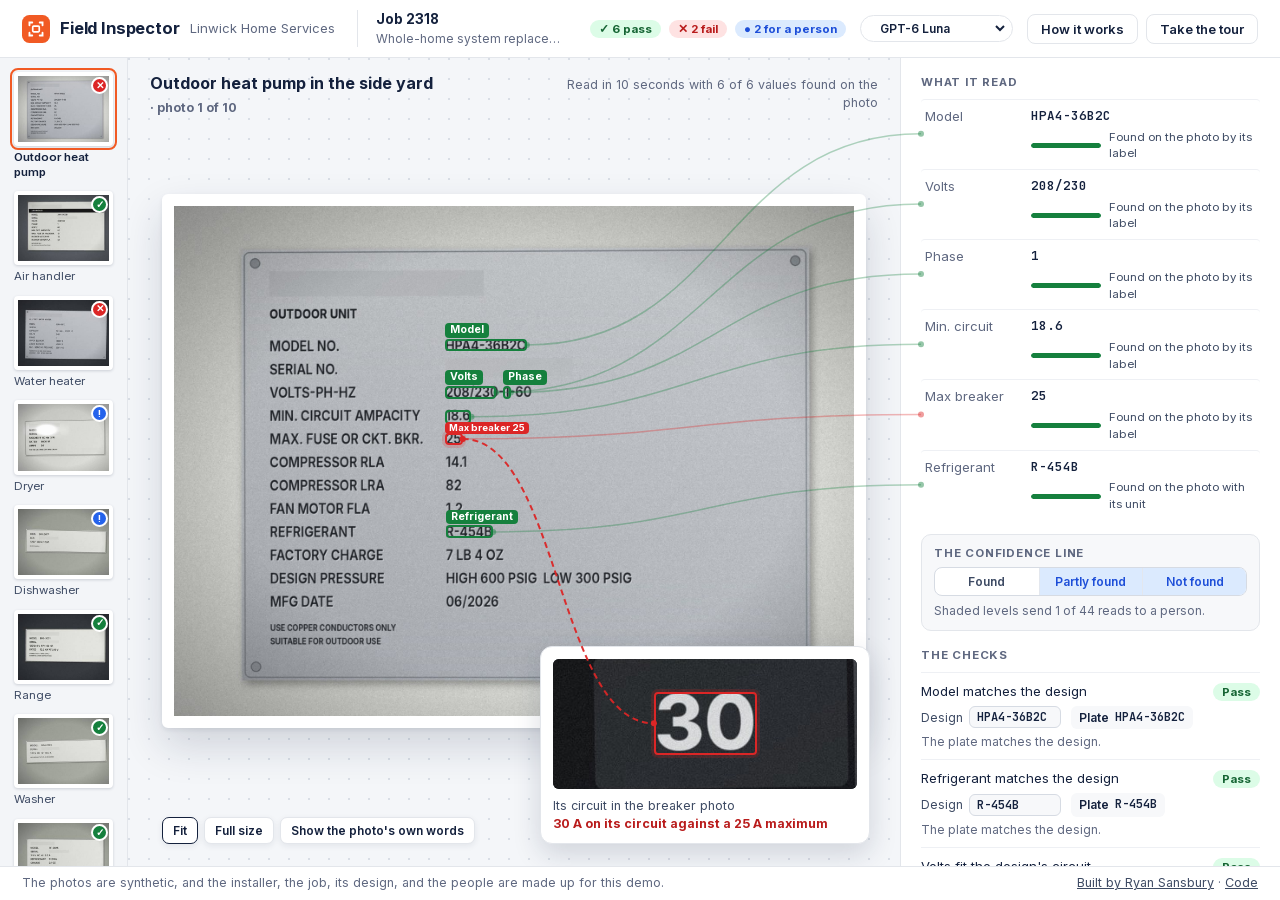
<file: site/index.html>
<!doctype html><html lang='en'><head><meta charset='utf-8'><meta name='viewport' content='width=device-width, initial-scale=1'><meta name='robots' content='index, follow'><meta name='referrer' content='no-referrer'><meta name='description' content='A technician&#x27;s nameplate photos go in, AI reads every plate, the photo&#x27;s own text confirms each value, code checks the values against the job&#x27;s design and across photos, and anything uncertain or failing goes to a person.'><link rel='canonical' href='https://www.ryansansbury.com/field-inspector/'><meta property='og:type' content='website'><meta property='og:url' content='https://www.ryansansbury.com/field-inspector/'><meta property='og:site_name' content='Ryan Sansbury'><meta property='og:title' content='Field Inspector'><meta property='og:description' content='A technician&#x27;s nameplate photos go in, AI reads every plate, the photo&#x27;s own text confirms each value, code checks the values against the job&#x27;s design and across photos, and anything uncertain or failing goes to a person.'><meta property='og:image' content='https://www.ryansansbury.com/images/share/field-inspector.png?v=1'><meta property='og:image:width' content='1600'><meta property='og:image:height' content='838'><meta property='og:image:alt' content='The job as it opens with the heat pump failing across its plate and its breaker photo'><meta name='twitter:card' content='summary_large_image'><meta name='twitter:title' content='Field Inspector'><meta name='twitter:description' content='A technician&#x27;s nameplate photos go in, AI reads every plate, the photo&#x27;s own text confirms each value, code checks the values against the job&#x27;s design and across photos, and anything uncertain or failing goes to a person.'><meta name='twitter:image' content='https://www.ryansansbury.com/images/share/field-inspector.png?v=1'><title>Field Inspector</title><link rel='icon' href='favicon.svg'><link rel='stylesheet' href='app.css'></head><body class=''><a class='skip' href='#insp'>Skip to the checks</a><header class='top' id='top'><a class='brand' href='./'><svg width="28" height="28" viewBox="0 0 30 30" aria-hidden="true"><rect width="30" height="30" rx="8" fill="#f15a24"/><path d="M8 11V8h3M19 8h3v3M22 19v3h-3M11 22H8v-3" fill="none" stroke="#fff" stroke-width="2" stroke-linecap="round"/><rect x="11.5" y="12" width="7" height="6" rx="1" fill="none" stroke="#fff" stroke-width="1.8"/></svg><b>Field Inspector</b><span>Linwick Home Services</span></a><div class='jobline' id='jobline'></div><div class='grow'></div><div class='counts' id='counts'></div><label class='picker'><span>Recorded reads</span><select id='model'></select></label><nav class='links' aria-label='Views'><button type='button' class='btn' id='open-how' data-how='How it works' data-back='Back to the job'>How it works</button><button type='button' class='btn' id='tour-start'>Take the tour</button></nav></header><p id='say' class='sr' aria-live='polite'></p><noscript><p class='noscript'>The job needs JavaScript to open, and How it works below reads fine without it.</p></noscript><main id='work' class='work'><h1 class='sr'>Field Inspector</h1><nav id='strip' class='strip' aria-label='The job&#x27;s photos'></nav><section id='stage' class='stage'><div class='cap'><b id='cap-title'></b><span id='cap-note'></span></div><div id='table' class='desk'><div id='print' class='print'><img id='photo' alt='' decoding='async'><div id='ownwords' class='ownwords' hidden></div><div id='boxes' class='boxes'></div></div></div><div class='zoomtools' id='zoomtools'><button type='button' data-zoom='fit'></button><button type='button' data-zoom='full'></button><button type='button' id='own-words'></button></div><div id='inset' class='insetcard' hidden><div class='mini' id='mini'><img id='mini-photo' alt='' decoding='async'><div id='mini-boxes' class='boxes'></div></div><p class='t' id='inset-title'></p><p class='s' id='inset-status'></p></div></section><aside id='insp' class='insp' tabindex='-1'><h2 id='h-reads'></h2><div id='reads'></div><div class='line' id='line'><h2 id='h-line'></h2><div class='seg' id='seg' role='radiogroup' aria-labelledby='h-line'></div><p class='note' id='line-note'></p></div><h2 id='h-checks'></h2><div id='checks'></div><div class='queue'><h2 id='h-queue'></h2><div id='queue'></div></div><p class='resetrow'><button type='button' class='link' id='open-log'>Audit log</button><button type='button' class='link' id='reset'></button></p><div class='foot-in'><p>The photos are synthetic, and the installer, the job, its design, and the people are made up for this demo.</p><p><a href='https://www.ryansansbury.com/'>Built by Ryan Sansbury</a> · <a href='https://github.com/ryansansbury/field_inspector'>Code</a></p></div></aside><svg id='threads' class='threads' aria-hidden='true'></svg></main><section id='how' class='how' hidden><div class='wrap'><h2>How it works</h2><p class='lead'>A technician photographs every nameplate on an install, and this page checks those photos the way a quality desk would before the job closes out. AI reads each plate, the photo&#x27;s own text confirms each value, code checks every value against the design and across photos, and a person sees only what&#x27;s uncertain or failing and settles each one in the queue.</p><h3>What&#x27;s AI, what&#x27;s code, and what&#x27;s a person</h3><div class='scroll'><table class='tbl map'><thead><tr><th scope='col'>Who</th><th scope='col'>What it does</th><th scope='col'>How it&#x27;s checked</th></tr></thead><tbody><tr><td data-label='Who'>AI</td><td data-label='What it does'>Reading each plate&#x27;s fields from the photo</td><td data-label='How it&#x27;s checked'>Scored field by field against the answer key</td></tr><tr><td data-label='Who'>Code</td><td data-label='What it does'>Finding the words on the photo and their boxes on the owner&#x27;s Mac</td><td data-label='How it&#x27;s checked'>Its words are stored with each photo</td></tr><tr><td data-label='Who'>Code</td><td data-label='What it does'>Confirming each read by the photo&#x27;s own text near its label</td><td data-label='How it&#x27;s checked'>Found, partly found, or not found</td></tr><tr><td data-label='Who'>Code</td><td data-label='What it does'>Comparing each value with the design and with the other photos</td><td data-label='How it&#x27;s checked'>Unit tests and parity tests against the page&#x27;s copy of the rules</td></tr><tr><td data-label='Who'>Code</td><td data-label='What it does'>Sending reads to a person from the confidence line</td><td data-label='How it&#x27;s checked'>Scored as errors caught against reads sent</td></tr><tr><td data-label='Who'>A person</td><td data-label='What it does'>Settling what&#x27;s uncertain and deciding what&#x27;s failing</td><td data-label='How it&#x27;s checked'>The queue and the audit log</td></tr></tbody></table></div><h3>From the camera to the person</h3><ol class='pipe'><li>Code draws each plate and photographs it straight on and then once or twice more at an angle, in glare, or in dim light.</li><li>Every photo is saved with no metadata at all, and flat patches stand where a maker&#x27;s name and a serial would be masked.</li><li>The answer key comes from the same file that drew the plates, and every value in it is exactly what its photo shows.</li><li>The Mac&#x27;s own text recognition finds every word on the masked photo with its box, and nothing leaves the machine.</li><li>Each model reads the photo once into fixed fields with each value&#x27;s label and a rough box, and it never sees the design.</li><li>Code looks for each value among the recognized words and checks that it sits by its own label.</li><li>Code runs the installer&#x27;s rules on every value and across photos, and anything uncertain or failing goes to a person.</li></ol><h3>The photos and their privacy</h3><p>Every plate is made up, and no real maker, serial, or place appears on any photo. Scripts already in the code would rebuild a client&#x27;s real photos from their pixels with no metadata, and a person would confirm every mask and key value before any model saw them.</p><p>The scan runs in the build and again on the public copy of the repo, and it checked 116 published image files and found 0 problems. It looks for any metadata, any photo missing from the masking log, and any word the text recognition can still read under a mask.</p><h3>How a read gets confirmed</h3><p>A read is found when its exact value is in the photo&#x27;s own words by its label or carries its own unit where a unit says enough. A value by another field&#x27;s label never counts, and a minimum circuit ampacity read as the largest breaker goes to a person. A model number one character off is only partly found. Case, spacing, and units are evened out before the comparison, and an O never turns into a 0.</p><h3>The checks in plain sentences</h3><p>These are the installer&#x27;s own design rules, and they&#x27;re kept as data and run by the same code in the build and in this page. They aren&#x27;t an inspection or an electrician&#x27;s sign-off on the work. Edit a design value beside any check on the job and it reruns on the spot.</p><ul class='rules'><li>The model on the plate matches the design or one of its approved equals.</li><li>The capacity on the plate matches the design&#x27;s.</li><li>The refrigerant on the plate matches the design&#x27;s.</li><li>Each design voltage fits a rating on the plate, and so does the phase.</li><li>The design&#x27;s breaker is no bigger than the largest the plate allows.</li><li>The design&#x27;s breaker is at least the plate&#x27;s minimum circuit ampacity.</li><li>The breaker photographed on the circuit is the one the design calls for.</li><li>The AI could read at least one value from the photo.</li></ul><h3>The scoreboard</h3><p>Each model got the same photos and saw none of the test photos until the prompt was frozen, and no AI graded its own reading.</p><div class='scroll'><table class='tbl wide'><thead><tr><th scope='col'>Model</th><th scope='col'>Fields right</th><th scope='col'>Wrong reads past the line</th><th scope='col'>Wrong verdicts that skipped the person</th><th scope='col'>Reads sent to a person</th><th scope='col'>Cost per photo</th><th scope='col'>Seconds per photo</th></tr></thead><tbody><tr><td data-label='Model'>Claude Sonnet 5.5</td><td data-label='Fields right'>99%</td><td data-label='Wrong reads past the line'>0</td><td data-label='Wrong verdicts that skipped the person'>0</td><td data-label='Reads sent to a person'>1%</td><td data-label='Cost per photo'>$0.0146</td><td data-label='Seconds per photo'>6.1</td></tr><tr><td data-label='Model'>Claude Haiku 5.5</td><td data-label='Fields right'>99%</td><td data-label='Wrong reads past the line'>0</td><td data-label='Wrong verdicts that skipped the person'>0</td><td data-label='Reads sent to a person'>1%</td><td data-label='Cost per photo'>$0.0008</td><td data-label='Seconds per photo'>4.7</td></tr><tr><td data-label='Model'>GPT-6 Luna</td><td data-label='Fields right'>99%</td><td data-label='Wrong reads past the line'>0</td><td data-label='Wrong verdicts that skipped the person'>0</td><td data-label='Reads sent to a person'>1%</td><td data-label='Cost per photo'>$0.0006</td><td data-label='Seconds per photo'>6.8</td></tr></tbody></table></div><p>The page opens on GPT-6 Luna because it&#x27;s the cheapest model that cleared every bar on the tuning photos. The rule was set before any model read a photo, and it never looks at the test photos because a lucky test score shouldn&#x27;t be what picks the model.</p><h3>By field and by shot</h3><div class='pair'><div class='scroll'><table class='tbl'><thead><tr><th scope='col'>Field</th><th scope='col'>Fields right</th><th scope='col'>Values in the key</th></tr></thead><tbody><tr><td data-label='Field'>Model</td><td data-label='Fields right'>97%</td><td data-label='Values in the key'>29</td></tr><tr><td data-label='Field'>Volts</td><td data-label='Fields right'>100%</td><td data-label='Values in the key'>29</td></tr><tr><td data-label='Field'>Phase</td><td data-label='Fields right'>100%</td><td data-label='Values in the key'>16</td></tr><tr><td data-label='Field'>Amps</td><td data-label='Fields right'>100%</td><td data-label='Values in the key'>17</td></tr><tr><td data-label='Field'>Min. circuit</td><td data-label='Fields right'>100%</td><td data-label='Values in the key'>8</td></tr><tr><td data-label='Field'>Max breaker</td><td data-label='Fields right'>100%</td><td data-label='Values in the key'>10</td></tr><tr><td data-label='Field'>Capacity</td><td data-label='Fields right'>100%</td><td data-label='Values in the key'>16</td></tr><tr><td data-label='Field'>Refrigerant</td><td data-label='Fields right'>100%</td><td data-label='Values in the key'>8</td></tr><tr><td data-label='Field'>Breaker</td><td data-label='Fields right'>100%</td><td data-label='Values in the key'>6</td></tr></tbody></table></div><div class='scroll'><table class='tbl'><thead><tr><th scope='col'>Shot</th><th scope='col'>Fields right</th><th scope='col'>Values in the key</th></tr></thead><tbody><tr><td data-label='Shot'>shot at an angle</td><td data-label='Fields right'>100%</td><td data-label='Values in the key'>38</td></tr><tr><td data-label='Shot'>shot in glare</td><td data-label='Fields right'>95%</td><td data-label='Values in the key'>20</td></tr><tr><td data-label='Shot'>shot in low light</td><td data-label='Fields right'>100%</td><td data-label='Values in the key'>20</td></tr><tr><td data-label='Shot'>shot straight on</td><td data-label='Fields right'>100%</td><td data-label='Values in the key'>61</td></tr></tbody></table></div></div><h3>Errors past the line and the person&#x27;s load</h3><p>A wrong read is dangerous only when the photo seemed to confirm it, and the table counts those at each position of the line.</p><div class='scroll'><table class='tbl wide'><thead><tr><th scope='col'>Line at</th><th scope='col'>Sent to a person</th><th scope='col'>Wrong reads caught</th><th scope='col'>Wrong reads past the line</th></tr></thead><tbody><tr><td data-label='Line at'>Only what&#x27;s not found</td><td data-label='Sent to a person'>1 (1%)</td><td data-label='Wrong reads caught'>0</td><td data-label='Wrong reads past the line'>0</td></tr><tr><td data-label='Line at'>Partly found and not found</td><td data-label='Sent to a person'>2 (1%)</td><td data-label='Wrong reads caught'>0</td><td data-label='Wrong reads past the line'>0</td></tr><tr><td data-label='Line at'>Every read</td><td data-label='Sent to a person'>139 (100%)</td><td data-label='Wrong reads caught'>0</td><td data-label='Wrong reads past the line'>0</td></tr></tbody></table></div><h3>The recorded reads</h3><p>Each read was recorded once on the owner&#x27;s machine with its prompt, tokens, cost, and time, and this page only replays them.</p><details class='more'><summary>Show all 39 recorded reads</summary><div class='scroll'><table class='tbl runs wide'><thead><tr><th scope='col'>Photo</th><th scope='col'>Model</th><th scope='col'>Recorded</th><th scope='col'>Tokens in and out</th><th scope='col'>Cost</th><th scope='col'>Seconds</th></tr></thead><tbody><tr><td data-label='Photo'>p01</td><td data-label='Model'>Claude Sonnet 5.5</td><td data-label='Recorded'>2026-11-09</td><td data-label='Tokens in and out'>3505 and 1038</td><td data-label='Cost'>$0.0174</td><td data-label='Seconds'>7.0</td></tr><tr><td data-label='Photo'>p04</td><td data-label='Model'>Claude Sonnet 5.5</td><td data-label='Recorded'>2026-11-09</td><td data-label='Tokens in and out'>3505 and 856</td><td data-label='Cost'>$0.0156</td><td data-label='Seconds'>6.1</td></tr><tr><td data-label='Photo'>p06</td><td data-label='Model'>Claude Sonnet 5.5</td><td data-label='Recorded'>2026-11-09</td><td data-label='Tokens in and out'>3505 and 379</td><td data-label='Cost'>$0.0108</td><td data-label='Seconds'>3.3</td></tr><tr><td data-label='Photo'>p08</td><td data-label='Model'>Claude Sonnet 5.5</td><td data-label='Recorded'>2026-11-09</td><td data-label='Tokens in and out'>3505 and 840</td><td data-label='Cost'>$0.0154</td><td data-label='Seconds'>7.3</td></tr><tr><td data-label='Photo'>p11</td><td data-label='Model'>Claude Sonnet 5.5</td><td data-label='Recorded'>2026-11-09</td><td data-label='Tokens in and out'>3505 and 781</td><td data-label='Cost'>$0.0148</td><td data-label='Seconds'>6.7</td></tr><tr><td data-label='Photo'>p13</td><td data-label='Model'>Claude Sonnet 5.5</td><td data-label='Recorded'>2026-11-09</td><td data-label='Tokens in and out'>3505 and 366</td><td data-label='Cost'>$0.0107</td><td data-label='Seconds'>2.9</td></tr><tr><td data-label='Photo'>p15</td><td data-label='Model'>Claude Sonnet 5.5</td><td data-label='Recorded'>2026-11-09</td><td data-label='Tokens in and out'>3505 and 338</td><td data-label='Cost'>$0.0104</td><td data-label='Seconds'>2.7</td></tr><tr><td data-label='Photo'>p17</td><td data-label='Model'>Claude Sonnet 5.5</td><td data-label='Recorded'>2026-11-09</td><td data-label='Tokens in and out'>3505 and 368</td><td data-label='Cost'>$0.0107</td><td data-label='Seconds'>3.5</td></tr><tr><td data-label='Photo'>p19</td><td data-label='Model'>Claude Sonnet 5.5</td><td data-label='Recorded'>2026-11-09</td><td data-label='Tokens in and out'>3505 and 987</td><td data-label='Cost'>$0.0169</td><td data-label='Seconds'>8.3</td></tr><tr><td data-label='Photo'>p21</td><td data-label='Model'>Claude Sonnet 5.5</td><td data-label='Recorded'>2026-11-09</td><td data-label='Tokens in and out'>3505 and 976</td><td data-label='Cost'>$0.0168</td><td data-label='Seconds'>8.6</td></tr><tr><td data-label='Photo'>p38</td><td data-label='Model'>Claude Sonnet 5.5</td><td data-label='Recorded'>2026-11-09</td><td data-label='Tokens in and out'>3505 and 581</td><td data-label='Cost'>$0.0128</td><td data-label='Seconds'>5.3</td></tr><tr><td data-label='Photo'>p40</td><td data-label='Model'>Claude Sonnet 5.5</td><td data-label='Recorded'>2026-11-09</td><td data-label='Tokens in and out'>3505 and 467</td><td data-label='Cost'>$0.0117</td><td data-label='Seconds'>4.7</td></tr><tr><td data-label='Photo'>p42</td><td data-label='Model'>Claude Sonnet 5.5</td><td data-label='Recorded'>2026-11-09</td><td data-label='Tokens in and out'>3505 and 592</td><td data-label='Cost'>$0.0129</td><td data-label='Seconds'>5.3</td></tr><tr><td data-label='Photo'>p01</td><td data-label='Model'>Claude Haiku 5.5</td><td data-label='Recorded'>2026-11-09</td><td data-label='Tokens in and out'>3505 and 1199</td><td data-label='Cost'>$0.0009</td><td data-label='Seconds'>6.7</td></tr><tr><td data-label='Photo'>p04</td><td data-label='Model'>Claude Haiku 5.5</td><td data-label='Recorded'>2026-11-09</td><td data-label='Tokens in and out'>3505 and 911</td><td data-label='Cost'>$0.0008</td><td data-label='Seconds'>3.9</td></tr><tr><td data-label='Photo'>p06</td><td data-label='Model'>Claude Haiku 5.5</td><td data-label='Recorded'>2026-11-09</td><td data-label='Tokens in and out'>3505 and 807</td><td data-label='Cost'>$0.0008</td><td data-label='Seconds'>3.6</td></tr><tr><td data-label='Photo'>p08</td><td data-label='Model'>Claude Haiku 5.5</td><td data-label='Recorded'>2026-11-09</td><td data-label='Tokens in and out'>3505 and 1078</td><td data-label='Cost'>$0.0009</td><td data-label='Seconds'>5.3</td></tr><tr><td data-label='Photo'>p11</td><td data-label='Model'>Claude Haiku 5.5</td><td data-label='Recorded'>2026-11-09</td><td data-label='Tokens in and out'>3505 and 748</td><td data-label='Cost'>$0.0007</td><td data-label='Seconds'>3.6</td></tr><tr><td data-label='Photo'>p13</td><td data-label='Model'>Claude Haiku 5.5</td><td data-label='Recorded'>2026-11-09</td><td data-label='Tokens in and out'>3505 and 844</td><td data-label='Cost'>$0.0008</td><td data-label='Seconds'>4.1</td></tr><tr><td data-label='Photo'>p15</td><td data-label='Model'>Claude Haiku 5.5</td><td data-label='Recorded'>2026-11-09</td><td data-label='Tokens in and out'>3505 and 839</td><td data-label='Cost'>$0.0008</td><td data-label='Seconds'>3.9</td></tr><tr><td data-label='Photo'>p17</td><td data-label='Model'>Claude Haiku 5.5</td><td data-label='Recorded'>2026-11-09</td><td data-label='Tokens in and out'>3505 and 900</td><td data-label='Cost'>$0.0008</td><td data-label='Seconds'>4.1</td></tr><tr><td data-label='Photo'>p19</td><td data-label='Model'>Claude Haiku 5.5</td><td data-label='Recorded'>2026-11-09</td><td data-label='Tokens in and out'>3505 and 1373</td><td data-label='Cost'>$0.0010</td><td data-label='Seconds'>5.9</td></tr><tr><td data-label='Photo'>p21</td><td data-label='Model'>Claude Haiku 5.5</td><td data-label='Recorded'>2026-11-09</td><td data-label='Tokens in and out'>3505 and 1014</td><td data-label='Cost'>$0.0009</td><td data-label='Seconds'>4.8</td></tr><tr><td data-label='Photo'>p38</td><td data-label='Model'>Claude Haiku 5.5</td><td data-label='Recorded'>2026-11-09</td><td data-label='Tokens in and out'>3505 and 679</td><td data-label='Cost'>$0.0007</td><td data-label='Seconds'>3.2</td></tr><tr><td data-label='Photo'>p40</td><td data-label='Model'>Claude Haiku 5.5</td><td data-label='Recorded'>2026-11-09</td><td data-label='Tokens in and out'>3505 and 526</td><td data-label='Cost'>$0.0006</td><td data-label='Seconds'>2.5</td></tr><tr><td data-label='Photo'>p42</td><td data-label='Model'>Claude Haiku 5.5</td><td data-label='Recorded'>2026-11-09</td><td data-label='Tokens in and out'>3505 and 734</td><td data-label='Cost'>$0.0007</td><td data-label='Seconds'>4.0</td></tr><tr><td data-label='Photo'>p01</td><td data-label='Model'>GPT-6 Luna</td><td data-label='Recorded'>2026-11-09</td><td data-label='Tokens in and out'>3006 and 878</td><td data-label='Cost'>$0.0007</td><td data-label='Seconds'>10.0</td></tr><tr><td data-label='Photo'>p04</td><td data-label='Model'>GPT-6 Luna</td><td data-label='Recorded'>2026-11-09</td><td data-label='Tokens in and out'>3006 and 610</td><td data-label='Cost'>$0.0006</td><td data-label='Seconds'>5.7</td></tr><tr><td data-label='Photo'>p06</td><td data-label='Model'>GPT-6 Luna</td><td data-label='Recorded'>2026-11-09</td><td data-label='Tokens in and out'>3006 and 580</td><td data-label='Cost'>$0.0006</td><td data-label='Seconds'>5.8</td></tr><tr><td data-label='Photo'>p08</td><td data-label='Model'>GPT-6 Luna</td><td data-label='Recorded'>2026-11-09</td><td data-label='Tokens in and out'>3006 and 882</td><td data-label='Cost'>$0.0007</td><td data-label='Seconds'>9.0</td></tr><tr><td data-label='Photo'>p11</td><td data-label='Model'>GPT-6 Luna</td><td data-label='Recorded'>2026-11-09</td><td data-label='Tokens in and out'>3006 and 557</td><td data-label='Cost'>$0.0006</td><td data-label='Seconds'>5.6</td></tr><tr><td data-label='Photo'>p13</td><td data-label='Model'>GPT-6 Luna</td><td data-label='Recorded'>2026-11-09</td><td data-label='Tokens in and out'>3006 and 532</td><td data-label='Cost'>$0.0006</td><td data-label='Seconds'>5.7</td></tr><tr><td data-label='Photo'>p15</td><td data-label='Model'>GPT-6 Luna</td><td data-label='Recorded'>2026-11-09</td><td data-label='Tokens in and out'>3006 and 495</td><td data-label='Cost'>$0.0005</td><td data-label='Seconds'>5.3</td></tr><tr><td data-label='Photo'>p17</td><td data-label='Model'>GPT-6 Luna</td><td data-label='Recorded'>2026-11-09</td><td data-label='Tokens in and out'>3006 and 536</td><td data-label='Cost'>$0.0006</td><td data-label='Seconds'>5.7</td></tr><tr><td data-label='Photo'>p19</td><td data-label='Model'>GPT-6 Luna</td><td data-label='Recorded'>2026-11-09</td><td data-label='Tokens in and out'>3006 and 636</td><td data-label='Cost'>$0.0006</td><td data-label='Seconds'>6.3</td></tr><tr><td data-label='Photo'>p21</td><td data-label='Model'>GPT-6 Luna</td><td data-label='Recorded'>2026-11-09</td><td data-label='Tokens in and out'>3006 and 624</td><td data-label='Cost'>$0.0006</td><td data-label='Seconds'>6.3</td></tr><tr><td data-label='Photo'>p38</td><td data-label='Model'>GPT-6 Luna</td><td data-label='Recorded'>2026-11-09</td><td data-label='Tokens in and out'>3006 and 429</td><td data-label='Cost'>$0.0005</td><td data-label='Seconds'>5.1</td></tr><tr><td data-label='Photo'>p40</td><td data-label='Model'>GPT-6 Luna</td><td data-label='Recorded'>2026-11-09</td><td data-label='Tokens in and out'>3006 and 309</td><td data-label='Cost'>$0.0005</td><td data-label='Seconds'>3.5</td></tr><tr><td data-label='Photo'>p42</td><td data-label='Model'>GPT-6 Luna</td><td data-label='Recorded'>2026-11-09</td><td data-label='Tokens in and out'>3006 and 400</td><td data-label='Cost'>$0.0005</td><td data-label='Seconds'>4.5</td></tr></tbody></table></div></details><h3>What checking your own photos would take</h3><p>The pattern carries to any plate, form, or label your technicians photograph. It takes a few hundred of your photos with their answers confirmed by your quality desk, your design rules written as data, a run of the models on photos they never saw, and a line set where your team is comfortable. After that your people see only what the photos can&#x27;t settle, and the rest of the work moves on its own.</p><h3>What it can&#x27;t do</h3><p>It reads what the photo shows, and a plate behind a bracket or under glare goes to a person. It checks the installer&#x27;s rules and nothing else, and it isn&#x27;t an inspection. It isn&#x27;t production software. The page replays reads recorded in advance and can&#x27;t read a new photo.</p><h3>The code</h3><p>Five files carry most of the idea, and the whole project is below them.</p><div class='featured'><button type='button' class='file' data-file='engine/confirm.py'><b>engine/confirm.py</b><span>The confirmation step</span></button><button type='button' class='file' data-file='engine/rules.py'><b>engine/rules.py</b><span>The checks</span></button><button type='button' class='file' data-file='prompts/read.md'><b>prompts/read.md</b><span>The read prompt and its fields</span></button><button type='button' class='file' data-file='generate/render.py'><b>generate/render.py</b><span>The synthetic photos</span></button><button type='button' class='file' data-file='evals/score.py'><b>evals/score.py</b><span>The scorer</span></button></div><div class='codeview' id='codeview' hidden><nav id='code-tree' class='tree'></nav><pre id='code-text' class='codetext' tabindex='0'></pre></div></div></section><aside id='log' class='sheet' hidden><div class='sheet-head'><h2 id='log-title'></h2><button type='button' class='link' id='close-log'></button></div><ol id='log-rows'></ol></aside><nav id='tabs' class='tabs' aria-label='Screens'></nav><div id='presenter' class='presenter' hidden role='dialog' aria-live='polite'></div><svg id='tour' class='tour' hidden aria-hidden='true'></svg><footer class='foot'><p>The photos are synthetic, and the installer, the job, its design, and the people are made up for this demo.</p><p><a href='https://www.ryansansbury.com/'>Built by Ryan Sansbury</a> · <a href='https://github.com/ryansansbury/field_inspector'>Code</a></p></footer><script src='normalize.js'></script><script src='rules.js'></script><script src='data.js'></script><script src='app.js'></script></body></html>
</file>
<file: site/app.css>
/* The Field Inspector's page: mockup C, the lightbox, in its light theme. The photo sits on a bright table as a mounted
   print, navy ink carries the text, safety orange marks the project, and green, red and blue mean pass, fail and for a
   person. Every position the script sets goes through an element's style property, so nothing here needs inline CSS. */
@font-face { font-family: Inter; src: url("fonts/inter-latin.woff2") format("woff2"); font-weight: 100 900; font-display: swap; }
@font-face { font-family: Mono; src: url("fonts/jetbrains-mono-latin.woff2") format("woff2"); font-weight: 100 800; font-display: swap; }
:root {
  --ink: #14213d; --ink2: #3d4a63; --muted: #5f6880; --line: #e3e6eb; --strip: #f3f5f8; --table: #f4f6f9; --orange: #f15a24;
  --pass: #15803d; --pass-bg: #dcfce7; --fail: #dc2626; --fail-bg: #fee2e2; --review: #2563eb; --review-bg: #dbeafe;
  --pass-ink: #166534; --fail-ink: #b91c1c; --review-ink: #1d4ed8;
  --person: #14213d; --top: 58px; --tabs: 0px; --foot: 34px;
}
* { box-sizing: border-box; margin: 0; padding: 0; }
[hidden] { display: none !important; }
html, body { background: #fff; }
body { font: 14px/1.45 Inter, system-ui, sans-serif; color: var(--ink); }
button { font: inherit; color: inherit; background: none; border: 0; cursor: pointer; }
button:focus-visible, input:focus-visible, select:focus-visible, a:focus-visible, .read:focus-visible, pre:focus-visible {
  outline: 2px solid var(--orange); outline-offset: 2px; border-radius: 4px; }
a { color: var(--ink2); }
.mono, .v, .in, .val, .codetext { font-family: Mono, ui-monospace, monospace; }

/* ------------------------------------------------------------------ the top bar */
.top { position: sticky; top: 0; z-index: 20; height: var(--top); display: flex; align-items: center; gap: 14px; padding: 0 22px;
  border-bottom: 1px solid var(--line); background: #fff; overflow: hidden; }
.brand { display: flex; align-items: center; gap: 10px; text-decoration: none; color: var(--ink); flex: none; }
.brand b { font-size: 16.5px; letter-spacing: -.01em; }
.brand span { color: var(--muted); font-size: 13px; }
.jobline { display: flex; flex-direction: column; justify-content: center; gap: 1px; margin-left: 8px; padding-left: 18px;
  border-left: 1px solid var(--line); color: var(--ink2); min-width: 0; }
.jobline .l1, .jobline .l2 { white-space: nowrap; overflow: hidden; text-overflow: ellipsis; }
.jobline .l1 { font-size: 13.5px; }
.jobline .l2 { font-size: 12px; color: var(--muted); }
.jobline b { color: var(--ink); }
.jobline .l1 span::before { content: "·"; margin: 0 7px; color: var(--muted); }
.preview-flag { flex: none; color: var(--fail-ink); background: var(--fail-bg); font: 700 11.5px Inter, sans-serif; border-radius: 999px;
  padding: 2px 9px; white-space: nowrap; cursor: help; }
.grow { flex: 1; }
.counts { display: flex; gap: 8px; flex: none; }
.st { display: inline-flex; align-items: center; gap: 5px; font: 700 11.5px Inter, sans-serif; border-radius: 999px; padding: 2px 9px;
  white-space: nowrap; }
.st.pass { background: var(--pass-bg); color: var(--pass-ink); }
.st.fail { background: var(--fail-bg); color: var(--fail-ink); }
.st.review { background: var(--review-bg); color: var(--review-ink); }
.picker { display: flex; align-items: center; gap: 6px; font-size: 12px; color: var(--ink2); border: 1px solid var(--line);
  border-radius: 999px; padding: 2px 4px 2px 11px; flex: none; }
.picker select { font: 600 12px Inter, sans-serif; color: var(--ink); border: 0; background: transparent; padding: 2px 4px; }
.links { display: flex; align-items: center; gap: 8px; flex: none; }
.link { color: var(--ink2); font-size: 13.5px; font-weight: 500; text-decoration: none; }
.link:hover { color: var(--ink); text-decoration: underline; }
.btn { border: 1px solid var(--line); background: #fff; border-radius: 8px; padding: 6px 13px; font: 600 13px Inter, sans-serif; color: var(--ink); }
.btn.primary { background: var(--ink); border-color: var(--ink); color: #fff; }
.btn:disabled { opacity: .45; cursor: default; }

/* ------------------------------------------------------------------ the work area */
/* The job fits the window with no page scroll. The one row is the window's height less the header and the footer bar,
   the filmstrip and the inspector scroll inside it, and the photo scales to the room the stage has left. */
.work { position: relative; display: grid; grid-template-columns: 150px minmax(0, 1fr) 420px; grid-template-rows: minmax(0, 1fr);
  height: calc(100vh - var(--top) - var(--foot)); height: calc(100dvh - var(--top) - var(--foot)); }
.threads { position: absolute; inset: 0; width: 100%; height: 100%; pointer-events: none; z-index: 6; overflow: visible; }
.thread { fill: none; stroke-width: 1.5; opacity: .32; transition: opacity .2s; }
.tdot { opacity: .45; }
.thread.lv-found { stroke: var(--pass); }
.tdot.lv-found { fill: var(--pass); }
.thread.lv-partial, .thread.lv-missing { stroke: var(--review); }
.tdot.lv-partial, .tdot.lv-missing { fill: var(--review); }
.thread.fail { stroke: var(--fail); }
.tdot.fail { fill: var(--fail); }
.thread.person { stroke: var(--person); }
.tdot.person { fill: var(--person); }
.thread.hot { opacity: 1; stroke-width: 2.2; }
.thread.cross { opacity: .95; stroke-width: 2; stroke-dasharray: 6 4; stroke: var(--ink2); }
.thread.cross.fail { stroke: var(--fail); }
.tdot.cross { opacity: 1; fill: var(--ink2); }
.tdot.cross.fail { fill: var(--fail); }

/* The filmstrip: small prints on a light gray strip. */
.strip { background: var(--strip); border-right: 1px solid var(--line); padding: 14px 14px 30px; display: flex; flex-direction: column;
  gap: 12px; overflow: auto; }
.th { position: relative; display: block; flex: none; text-align: left; }
.th img { display: block; width: 100%; aspect-ratio: 4 / 3; object-fit: cover; border: 4px solid #fff; border-radius: 4px;
  box-shadow: 0 1px 3px rgba(20, 33, 61, .18); background: #dfe3e8; }
.th i { position: absolute; right: 5px; top: 5px; width: 17px; height: 17px; border-radius: 50%; border: 2px solid #fff;
  display: grid; place-items: center; font: 700 9.5px/1 Inter, sans-serif; font-style: normal; color: #fff; }
.th.st-pass i { background: var(--pass); }
.th.st-fail i { background: var(--fail); }
.th.st-person i { background: var(--review); }
.th.st-pass i::after { content: "✓"; }
.th.st-fail i::after { content: "✕"; }
.th.st-person i::after { content: "!"; }
.th span { display: block; font-size: 11.5px; color: var(--ink2); margin-top: 4px; line-height: 1.25; }
.th.on img { outline: 2px solid var(--orange); outline-offset: 2px; }
.th.on span { color: var(--ink); font-weight: 600; }

/* The light table: a bright surface with a faint dot grid, and the photo mounted on it like a print. */
.stage { position: relative; display: flex; flex-direction: column; min-width: 0; min-height: 0; overflow: hidden; padding: 14px 22px 16px;
  background: radial-gradient(circle at 1px 1px, #d9dee6 1px, transparent 0) 0 0 / 20px 20px, var(--table); }
.cap { display: flex; justify-content: space-between; align-items: baseline; gap: 16px; }
.cap b { font-size: 16px; }
.cap .count { white-space: nowrap; }
.cap span { color: var(--muted); font-size: 12.5px; text-align: right; }
.desk { position: relative; flex: 1; min-height: 0; display: grid; place-items: center; padding: 8px 0 54px; }
.desk.full { place-items: start; overflow: auto; }
.print { position: relative; border: 12px solid #fff; border-radius: 6px; background: #fff;
  box-shadow: 0 2px 4px rgba(20, 33, 61, .08), 0 18px 40px rgba(20, 33, 61, .16); max-width: 100%; }
.desk.full .print { max-width: none; }
.print img { display: block; width: 100%; height: auto; }
.boxes, .ownwords { position: absolute; inset: 0; }
.box { position: absolute; border: 2px solid var(--pass); border-radius: 4px; pointer-events: auto; transition: box-shadow .2s; }
.box .tag { position: absolute; left: -2px; bottom: calc(100% + 3px); font: 700 10.5px/1.4 Inter, sans-serif; color: #fff;
  background: var(--pass); padding: 0 5px; border-radius: 4px; white-space: nowrap; pointer-events: none; }
.box.lv-partial, .box.lv-missing { border-color: var(--review); }
.box.lv-partial .tag, .box.lv-missing .tag { background: var(--review); }
.box.approx { border-style: dashed; }
.box.fail { border-color: var(--fail); box-shadow: 0 0 0 3px rgba(220, 38, 38, .18); }
.box.fail .tag { background: var(--fail); }
.box .tag.tight { display: none; }
.box .tag.snug { font-size: 9.5px; line-height: 1.2; bottom: calc(100% + 1px); padding: 0 4px; }
.box.hot .tag.tight, .box:hover .tag.tight { display: block; z-index: 3; }
.box.person { border-color: var(--person); }
.box.person .tag { background: var(--person); }
.box.hot { box-shadow: 0 0 0 4px rgba(241, 90, 36, .35); }
.boxes.fresh .box { animation: box-in .45s cubic-bezier(.2, .7, .3, 1) both; }
.boxes.fresh .box:nth-child(2) { animation-delay: .05s; } .boxes.fresh .box:nth-child(3) { animation-delay: .1s; }
.boxes.fresh .box:nth-child(4) { animation-delay: .15s; } .boxes.fresh .box:nth-child(5) { animation-delay: .2s; }
.boxes.fresh .box:nth-child(n+6) { animation-delay: .25s; }
.threads.fresh .thread, .threads.fresh .tdot { animation: thread-in .6s ease .35s both; }
@keyframes box-in { from { opacity: 0; transform: scale(1.12); } to { opacity: 1; transform: none; } }
@keyframes thread-in { from { opacity: 0; } }
.ownwords .word { position: absolute; border: 1px solid rgba(20, 33, 61, .55); background: rgba(255, 255, 255, .18); border-radius: 2px; }
.zoomtools { position: absolute; left: 34px; bottom: 22px; display: flex; gap: 6px; z-index: 4; }
.zoomtools button { font: 600 12px Inter, sans-serif; background: #fff; border: 1px solid var(--line); border-radius: 7px; padding: 5px 10px;
  box-shadow: 0 2px 6px rgba(20, 33, 61, .08); }
.zoomtools button.on, .zoomtools button[aria-pressed="true"] { border-color: var(--ink); }
.insetcard { position: absolute; right: 30px; bottom: 22px; width: 330px; background: #fff; border: 1px solid var(--line); border-radius: 12px;
  padding: 12px 12px 10px; box-shadow: 0 10px 28px rgba(20, 33, 61, .16); z-index: 5; }
.insetcard .t { font-size: 12.5px; color: var(--ink2); margin-top: 8px; }
.insetcard .s { font-size: 12.5px; font-weight: 700; color: var(--ink); }
.insetcard.over .s { color: var(--fail-ink); }
.mini { position: relative; height: 130px; border-radius: 6px; overflow: hidden; background: #2c3238; }
.mini img, .mini .boxes { position: absolute; max-width: none; }
.mini .box .tag { display: none; }

/* The inspector. */
.insp { border-left: 1px solid var(--line); background: #fff; padding: 16px 20px 30px; overflow: auto; }
.insp h2 { font-size: 11.5px; letter-spacing: .07em; text-transform: uppercase; color: var(--muted); font-weight: 700; margin: 0 0 8px; }
.insp:focus { outline: none; }
.sr { position: absolute; width: 1px; height: 1px; overflow: hidden; clip: rect(0 0 0 0); white-space: nowrap; }
.skip { position: absolute; left: 12px; top: -60px; z-index: 50; background: var(--ink); color: #fff; padding: 8px 12px; border-radius: 8px; }
.skip:focus { top: 10px; }
.read { display: grid; grid-template-columns: 96px 1fr; gap: 3px 10px; padding: 7px 4px; border-top: 1px solid #eef0f4; font-size: 13px;
  border-radius: 4px; }
.read.hot { background: #fff4ef; }
.read .k { color: var(--muted); }
.read .v { font-weight: 600; font-size: 12.5px; overflow-wrap: anywhere; }
.read .conf { grid-column: 2; display: flex; align-items: center; gap: 8px; font-size: 11.5px; color: var(--ink2); }
.read .bar { flex: none; width: 70px; height: 5px; border-radius: 3px; background: #eceff3; position: relative; overflow: hidden; }
.read .bar i { position: absolute; left: 0; top: 0; bottom: 0; border-radius: 3px; background: var(--pass); width: 100%; }
.read.lv-partial .bar i { background: var(--review); width: 55%; }
.read.lv-missing .bar i { background: var(--review); width: 18%; }
.read.lv-person .bar i { background: var(--person); }
.line { margin: 14px 0 16px; background: #f7f8fa; border: 1px solid var(--line); border-radius: 10px; padding: 10px 12px; }
.line h2 { margin: 0; }
.seg { display: grid; grid-template-columns: repeat(3, 1fr); margin-top: 6px; border: 1px solid #d6dbe3; border-radius: 8px; overflow: hidden; background: #fff; }
.seg button { text-align: center; font: 600 12px Inter, sans-serif; padding: 6px 0; color: var(--ink2); }
.seg button + button { border-left: 1px solid #e3e7ee; }
.seg button.on { background: var(--review-bg); color: var(--review-ink); }
.line .note { font-size: 12px; color: var(--muted); margin-top: 6px; }
.chk { padding: 9px 0; border-top: 1px solid #eef0f4; font-size: 13px; }
.chk .name { display: flex; justify-content: space-between; gap: 10px; align-items: baseline; }
.ins { display: flex; flex-wrap: wrap; gap: 6px 10px; margin-top: 5px; }
.inp, .val { display: inline-flex; align-items: center; gap: 6px; font-size: 12px; color: var(--ink2); }
.inp span, .val span { font-family: Inter, sans-serif; }
.in { width: 92px; font: 600 12px Mono, monospace; background: #f7f8fa; border: 1px solid #d6dbe3; border-radius: 6px; padding: 2px 7px; color: var(--ink); }
.val { font-weight: 600; color: var(--ink); background: #f7f8fa; border: 1px solid transparent; border-radius: 6px; padding: 2px 7px; }
.val.waits { border-color: var(--review); }
.val.hot { border-color: var(--orange); }
.chk .why { font-size: 12px; color: var(--muted); margin-top: 4px; }
.chk .waits { font-size: 12px; color: var(--review-ink); margin-top: 2px; }
.queue { margin-top: 14px; }
.q { background: #fff; border: 1px solid var(--line); border-left: 3px solid var(--review); border-radius: 9px; padding: 8px 11px; font-size: 12.5px;
  box-shadow: 0 1px 2px rgba(20, 33, 61, .05); }
.q + .q { margin-top: 7px; }
.q p { font-size: 12px; color: var(--ink2); margin-top: 1px; }
.q.here { background: #f8faff; }
.q .qt { font-weight: 700; font-size: 13px; text-align: left; }
.q .qt:hover { text-decoration: underline; }
.acts { display: flex; flex-wrap: wrap; gap: 6px; margin-top: 6px; align-items: center; }
.acts button { font: 600 11.5px Inter, sans-serif; border-radius: 6px; padding: 3px 10px; border: 1px solid #d6dbe3; background: #fff; }
.acts button.a { background: var(--review); border-color: var(--review); color: #fff; }
.fix { display: inline-flex; gap: 6px; }
.fix[hidden] { display: none; }
.fix input { width: 120px; font: 600 12px Mono, monospace; border: 1px solid #d6dbe3; border-radius: 6px; padding: 2px 6px; }
.empty { color: var(--muted); font-size: 12.5px; }
.resetrow { margin-top: 18px; display: flex; gap: 18px; }

/* ------------------------------------------------------------------ the audit log, the tour and the popover */
.sheet { position: fixed; right: 16px; top: calc(var(--top) + 10px); bottom: 16px; width: 420px; z-index: 30; background: #fff;
  border: 1px solid var(--line); border-radius: 12px; box-shadow: 0 18px 50px rgba(20, 33, 61, .22); padding: 16px 18px; overflow: auto; }
.sheet[hidden] { display: none; }
.sheet-head { display: flex; justify-content: space-between; align-items: baseline; margin-bottom: 10px; }
.sheet h2 { font-size: 16px; }
.sheet ol { list-style: none; }
.sheet li { display: grid; grid-template-columns: 44px 1fr; gap: 2px 10px; padding: 8px 0; border-top: 1px solid #eef0f4; font-size: 12.5px; }
.sheet li time { color: var(--muted); font-family: Mono, monospace; font-size: 11.5px; }
.sheet li b { font-size: 12px; }
.sheet li span { grid-column: 2; color: var(--ink2); }
.presenter { position: fixed; left: 50%; bottom: 22px; transform: translateX(-50%); width: min(560px, calc(100vw - 32px)); z-index: 42;
  background: #fff; border-radius: 12px; border: 1px solid var(--line); box-shadow: 0 20px 60px rgba(20, 33, 61, .3); padding: 16px 18px; }
.presenter.up { top: calc(var(--top) + 14px); bottom: auto; }
.presenter h3 { font-size: 15px; margin-bottom: 4px; }
.presenter p { color: var(--ink2); font-size: 13.5px; }
.presenter .row { display: flex; align-items: center; gap: 8px; margin-top: 12px; }
.presenter .row span { color: var(--muted); font-size: 12px; margin-right: auto; }
.tour { position: fixed; inset: 0; width: 100vw; height: 100vh; z-index: 40; pointer-events: none; }
.tour[hidden] { display: none; }
.tour .shade { fill: rgba(20, 33, 61, .45); }
.tour.glide .hole { transition: x .45s ease, y .45s ease, width .45s ease, height .45s ease; }
.spot { position: relative; z-index: 41; }
.insetcard.spot { position: absolute; }
.sheet.spot { position: fixed; }
.pop { position: absolute; z-index: 45; background: #fff; border: 1px solid var(--line); border-radius: 8px; padding: 8px 10px;
  box-shadow: 0 8px 24px rgba(20, 33, 61, .18); font-size: 12.5px; max-width: 320px; }
.pop[hidden] { display: none; }

/* ------------------------------------------------------------------ How it works */
.how { background: #fff; }
.how[hidden] { display: none; }
.how .wrap { max-width: 980px; margin: 0 auto; padding: 34px 28px 60px; }
.how h2 { font-size: 26px; letter-spacing: -.01em; margin-bottom: 10px; }
.how h3 { font-size: 17px; margin: 30px 0 8px; }
.how p { color: var(--ink2); margin-bottom: 10px; }
.how .lead { font-size: 15.5px; color: var(--ink); }
.how .preview-note { color: var(--fail); }
.pipe { padding-left: 22px; color: var(--ink2); }
.pipe li { margin: 6px 0; padding-left: 4px; }
.rules { padding-left: 20px; color: var(--ink2); }
.scroll { overflow-x: auto; margin: 8px 0 14px; }
.tbl { border-collapse: collapse; font-size: 13px; min-width: 100%; }
.tbl th { text-align: left; font-size: 11.5px; text-transform: uppercase; letter-spacing: .05em; color: var(--muted); padding: 6px 10px;
  border-bottom: 1px solid var(--line); }
.tbl td { padding: 7px 10px; border-bottom: 1px solid #eef0f4; vertical-align: top; }
.tbl td:first-child { white-space: nowrap; }
.tbl.map td:first-child { font-weight: 700; }
.more summary { cursor: pointer; font-weight: 600; color: var(--ink); margin: 6px 0 10px; }
.pair { display: grid; grid-template-columns: 1fr 1fr; gap: 20px; }
.featured { display: grid; grid-template-columns: repeat(5, minmax(0, 1fr)); gap: 10px; margin: 10px 0 14px; }
.file { text-align: left; border: 1px solid var(--line); border-radius: 10px; padding: 10px 11px; background: #fafbfc; }
.file b { display: block; font: 600 11.5px Mono, monospace; overflow-wrap: anywhere; }
.file span { display: block; font-size: 12.5px; color: var(--ink2); margin-top: 4px; }
.file:hover { border-color: var(--orange); }
.codeview { display: grid; grid-template-columns: 240px minmax(0, 1fr); gap: 0; border: 1px solid var(--line); border-radius: 10px;
  overflow: hidden; height: 560px; margin-bottom: 12px; }
.codeview[hidden] { display: none; }
.tree { overflow: auto; background: var(--strip); padding: 6px; }
.tree button { display: block; width: 100%; text-align: left; font: 12px Mono, monospace; padding: 3px 6px; border-radius: 4px; overflow-wrap: anywhere; }
.tree button.on { background: #fff; box-shadow: inset 2px 0 var(--orange); }
.codetext { overflow: auto; padding: 12px 14px; font-size: 12px; line-height: 1.5; white-space: pre; background: #fff; }
.noscript { padding: 12px 22px; background: #fff4ef; }
/* The footer is one slim line under the job, so the job and its footer fill the window exactly. On a phone it moves to
   the end of the checks screen (.foot-in) and stays at the end of How it works. */
.foot { height: var(--foot); padding: 0 22px; color: var(--muted); font-size: 12.5px; border-top: 1px solid var(--line); display: flex;
  align-items: center; justify-content: space-between; gap: 20px; background: #fff; }
.foot p { white-space: nowrap; overflow: hidden; text-overflow: ellipsis; min-width: 0; }
.foot p + p { flex: none; }
.foot-in { display: none; }
.tabs { display: none; }

/* ------------------------------------------------------------------ narrower screens */
@media (max-width: 1280px) {
  .work { grid-template-columns: 128px minmax(0, 1fr) 380px; }
  .jobline .l1 span { display: none; }
  .picker span { display: none; }
}
@media (max-width: 1100px) {
  .jobline, .brand span, #tour-start { display: none; }
}
@media (max-width: 900px) {
  :root { --top: 52px; --tabs: 52px; }
  .top { padding: 0 12px; gap: 10px; }
  .brand span, .counts, .preview-flag, #tour-start, .picker { display: none; }
  .work { display: flex; overflow-x: auto; overflow-y: hidden; scroll-snap-type: x mandatory; height: calc(100vh - var(--top) - var(--tabs));
    height: calc(100dvh - var(--top) - var(--tabs)); scrollbar-width: none; }
  .work::-webkit-scrollbar { display: none; }
  .work > .strip, .work > .stage, .work > .insp { flex: none; width: 100vw; height: 100%; scroll-snap-align: start; overflow: auto; }
  .strip { display: grid; grid-template-columns: repeat(2, 1fr); align-content: start; border-right: 0; }
  .threads { display: none; }
  .stage { padding: 12px; }
  .cap { flex-direction: column; align-items: flex-start; gap: 2px; }
  .cap span { text-align: left; }
  .desk { padding: 8px 0 12px; display: block; flex: none; }
  .box .tag { display: none; }
  .box.fail .tag { display: block; }
  .print { border-width: 8px; }
  .zoomtools { position: static; margin: 4px 0 10px; }
  .zoomtools [data-zoom="full"] { display: none; }
  .insetcard { position: static; width: auto; }
  .insetcard.spot { position: relative; }
  .insp { border-left: 0; }
  .tabs { display: grid; grid-template-columns: repeat(3, 1fr); position: fixed; left: 0; right: 0; bottom: 0; height: var(--tabs); z-index: 25;
    background: #fff; border-top: 1px solid var(--line); }
  .tabs button { font: 600 13px Inter, sans-serif; color: var(--ink2); }
  .tabs button.on { color: var(--ink); box-shadow: inset 0 3px var(--orange); }
  .sheet { left: 10px; right: 10px; width: auto; bottom: calc(var(--tabs) + 10px); }
  .pair, .featured { grid-template-columns: 1fr; }
  .codeview { grid-template-columns: 1fr; height: auto; }
  .tree { max-height: 200px; }
  .codetext { max-height: 480px; }
  body:not(.on-how) > .foot { display: none; }
  .foot { height: auto; flex-wrap: wrap; padding: 16px 12px calc(var(--tabs) + 16px); }
  .foot p { white-space: normal; }
  .foot-in { display: block; margin-top: 22px; padding-top: 12px; border-top: 1px solid var(--line); color: var(--muted); font-size: 12px; }
  .foot-in p + p { margin-top: 4px; }
}
/* ------------------------------------------------------------------ phones and touch (11/11) */
/* Everything below applies only to a phone-sized window or a touch screen, so a desktop with a mouse is unchanged. */
/* iPhone Safari enlarges the text of a phone turned on its side unless the page asks it not to. Desktop browsers
   ignore this. */
html { -webkit-text-size-adjust: 100%; text-size-adjust: 100%; }
@media (max-width: 640px) {
  .th span, .read .conf { font-size: 12.5px; }
  .st, .insp h2, .sheet li time, .tbl th, .file b { font-size: 12px; }
  .box .tag.snug { font-size: 11px; }
  .tbl.wide, .tbl.wide tbody, .tbl.wide tr, .tbl.wide td { display: block; width: 100%; }
  .tbl.wide { min-width: 0; }
  .tbl.wide thead { display: none; }
  .tbl.wide tr { border: 1px solid var(--line); border-radius: 10px; padding: 6px 12px; margin: 0 0 10px; }
  .tbl.wide td { display: flex; justify-content: space-between; align-items: baseline; gap: 14px; padding: 6px 0;
    white-space: normal; text-align: right; }
  .tbl.wide td::before { content: attr(data-label); flex: 1 1 auto; text-align: left; font-size: 12px; font-weight: 600;
    text-transform: uppercase; letter-spacing: .04em; color: var(--muted); }
  .tbl.wide td:first-child { font-weight: 700; text-align: left; font-size: 14px; }
  .tbl.wide td:first-child::before { display: none; }
  .tbl.wide td:last-child { border-bottom: 0; }
}
@media (hover: none) and (pointer: coarse) {
  .in { font-size: 16px; width: 128px; min-height: 40px; }
  .val, .inp { min-height: 40px; }
  .more summary { padding: 12px 0; }
  .tree button { padding: 10px 8px; }
  /* The queue's buttons get a fingertip's height, and its titles and the text links take a tap around them. */
  .acts button { min-height: 34px; padding: 6px 12px; font-size: 12.5px; }
  .q .qt { padding: 8px 0; margin: -8px 0; }
  .link { padding: 10px 6px; margin: -10px -6px; }
  /* The footer's two links take a tap about 40px tall. */
  .foot a, .foot-in a { display: inline-block; padding: 12px 2px; margin: -12px -2px; }
}
@media (hover: none) and (pointer: coarse) and (max-width: 900px) {
  /* The footer wraps on a phone. Its lines show whole and a tap just above or below a link still reaches it. */
  .foot p { overflow: visible; }
}
@media (max-width: 900px) and (max-height: 500px) {
  :root { --top: 44px; --tabs: 44px; }
  /* A phone on its side keeps the small labels at a phone's sizes. */
  .th span, .read .conf { font-size: 12.5px; }
  .st, .insp h2, .sheet li time, .tbl th, .file b { font-size: 12px; }
  .box .tag.snug { font-size: 11px; }
}
@media (prefers-reduced-motion: reduce) {
  * { transition: none !important; animation: none !important; scroll-behavior: auto !important; }
}
</file>
